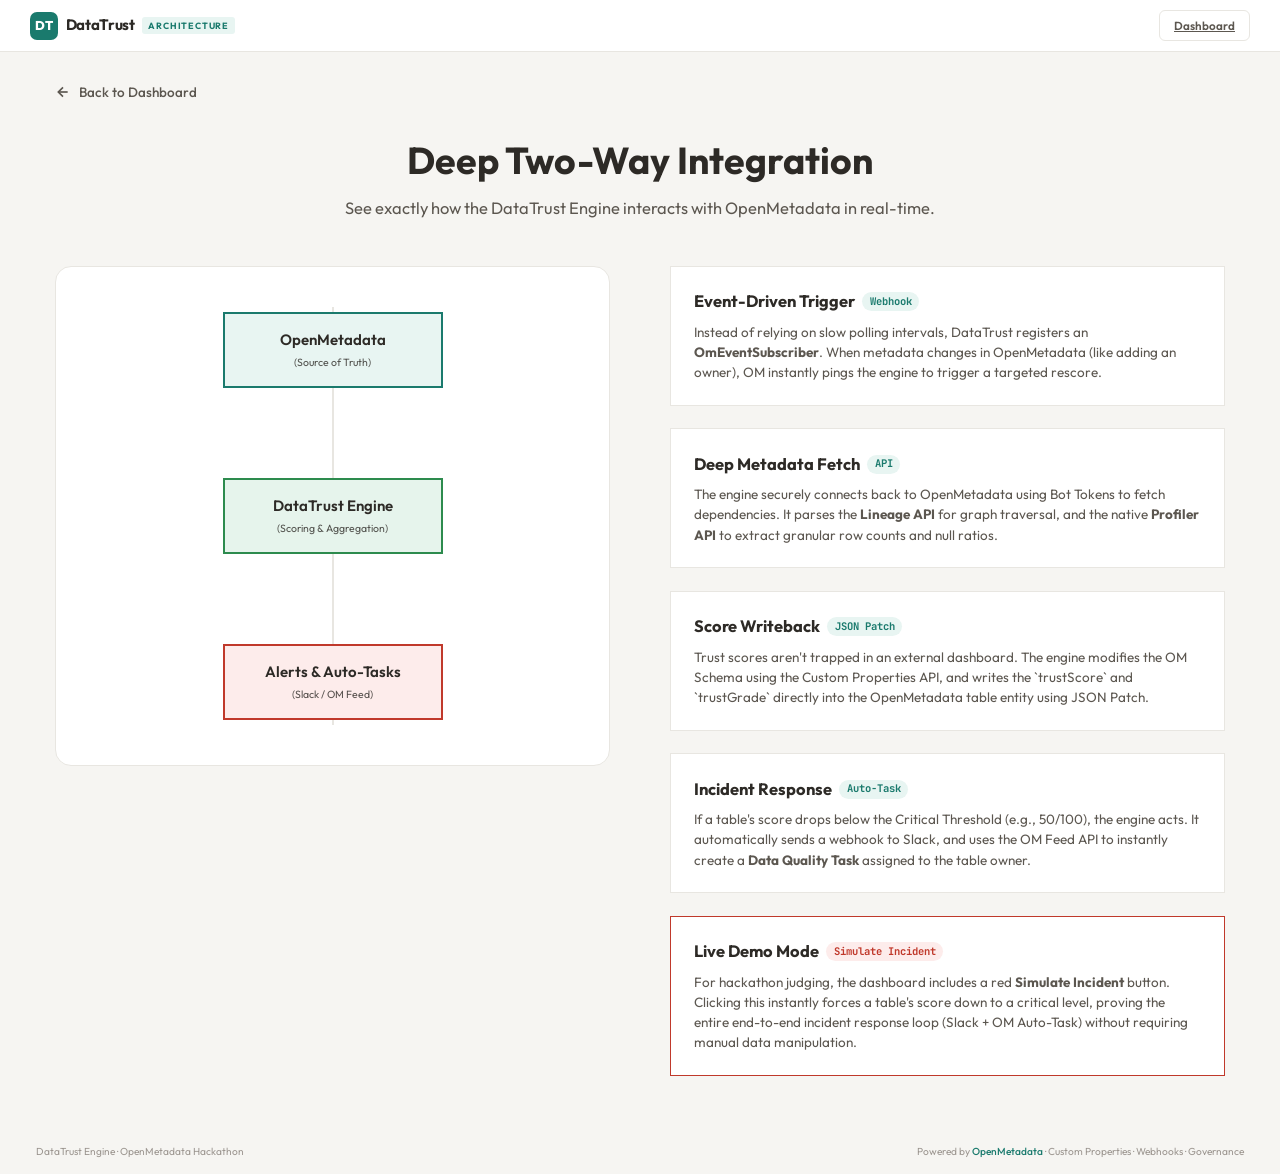
<file: dashboard/architecture.html>
<!DOCTYPE html>
<html lang="en">
<head>
    <meta charset="UTF-8">
    <meta name="viewport" content="width=device-width, initial-scale=1.0">
    <title>DataTrust Architecture</title>
    <link rel="stylesheet" href="css/styles.css">
    <link rel="icon" href="data:image/svg+xml,<svg xmlns='http://www.w3.org/2000/svg' viewBox='0 0 100 100'><text y='.9em' font-size='90'>🛡️</text></svg>">
    <style>
        .arch-page { max-width: 1200px; margin: 0 auto; padding: 2rem 1rem; }
        .arch-header { text-align: center; margin-bottom: 3rem; }
        .arch-header h1 { font-size: 2.5rem; color: var(--text); margin-bottom: 0.5rem; }
        .arch-header p { font-size: 1.1rem; color: var(--text-2); }
        
        /* Layout Grid */
        .arch-grid { display: grid; grid-template-columns: 1fr 1fr; gap: 4rem; align-items: start; }
        @media (max-width: 900px) { .arch-grid { grid-template-columns: 1fr; } }
        
        /* Explanation Cards */
        .expl-card {
            background: var(--bg-card); border: 1px solid var(--border);
            border-radius: var(--r-md); padding: 1.5rem; margin-bottom: 1.5rem;
            position: relative;
        }
        .expl-card h3 { font-size: 1.1rem; color: var(--text); margin-bottom: 0.5rem; display: flex; align-items: center; gap: 0.5rem; }
        .expl-card h3 .badge { background: var(--primary-soft); color: var(--primary); padding: 0.1rem 0.5rem; border-radius: 10px; font-size: 0.7rem; font-family: var(--mono); }
        .expl-card p { font-size: 0.9rem; color: var(--text-2); line-height: 1.5; }
        
        /* Animated CSS Graph */
        .graph-container {
            background: var(--bg-card); border: 1px solid var(--border); border-radius: var(--r-lg);
            padding: 3rem 2rem; position: relative; min-height: 500px;
            display: flex; flex-direction: column; align-items: center; justify-content: space-between;
        }
        
        .node {
            background: var(--bg-inset); border: 2px solid var(--border);
            border-radius: var(--r-md); padding: 1rem 1.5rem; width: 220px;
            text-align: center; font-weight: 600; color: var(--text); z-index: 2;
            position: relative; transition: all 0.3s;
        }
        .node.om { border-color: var(--primary); background: var(--primary-soft); }
        .node.engine { border-color: var(--healthy); background: var(--healthy-soft); }
        .node.alert { border-color: var(--danger); background: var(--danger-soft); }
        
        .path-group { position: absolute; inset: 0; z-index: 1; pointer-events: none; }
        .path {
            position: absolute; background: var(--border);
        }
        .path.vertical { width: 2px; left: 50%; top: 40px; bottom: 40px; transform: translateX(-50%); }
        .path.horizontal { height: 2px; }
        
        /* Pulses */
        .pulse {
            position: absolute; width: 10px; height: 10px;
            background: var(--primary); border-radius: 50%;
            left: 50%; transform: translateX(-50%);
            box-shadow: 0 0 10px var(--primary);
            opacity: 0;
        }
        .pulse.red { background: var(--danger); box-shadow: 0 0 10px var(--danger); }
        .pulse.green { background: var(--healthy); box-shadow: 0 0 10px var(--healthy); }
        
        /* Animations */
        @keyframes flowDown {
            0% { top: 20%; opacity: 0; }
            10% { opacity: 1; }
            90% { opacity: 1; }
            100% { top: 45%; opacity: 0; }
        }
        @keyframes flowUp {
            0% { top: 45%; opacity: 0; }
            10% { opacity: 1; }
            90% { opacity: 1; }
            100% { top: 20%; opacity: 0; }
        }
        @keyframes alertFlow {
            0% { top: 55%; opacity: 0; }
            10% { opacity: 1; }
            90% { opacity: 1; }
            100% { top: 80%; opacity: 0; }
        }
        
        .anim-1 { animation: flowDown 3s infinite 0s; } /* Webhook Trigger */
        .anim-2 { animation: flowUp 3s infinite 0.5s; } /* Fetch Metadata */
        .anim-3 { animation: flowUp 3s infinite 1.5s; } /* Writeback Score */
        .anim-4 { animation: alertFlow 3s infinite 2.5s; } /* Trigger Alert */
        
        .btn-back { display: inline-flex; align-items: center; gap: 0.5rem; margin-bottom: 2rem; color: var(--text-2); text-decoration: none; font-weight: 500; font-size: 0.9rem; }
        .btn-back:hover { color: var(--text); }
        
    </style>
</head>
<body>

    <header class="topbar">
        <div class="brand">
            <div class="brand-mark">DT</div>
            <span class="brand-name">DataTrust</span>
            <span class="brand-badge">Architecture</span>
        </div>
        <div class="topbar-actions">
            <a href="index.html" class="btn btn-ghost">Dashboard</a>
        </div>
    </header>

    <main class="page arch-page">
        <a href="index.html" class="btn-back">
            <svg width="16" height="16" viewBox="0 0 24 24" fill="none" stroke="currentColor" stroke-width="2.5"><line x1="19" y1="12" x2="5" y2="12"></line><polyline points="12 19 5 12 12 5"></polyline></svg>
            Back to Dashboard
        </a>
        
        <div class="arch-header">
            <h1>Deep Two-Way Integration</h1>
            <p>See exactly how the DataTrust Engine interacts with OpenMetadata in real-time.</p>
        </div>
        
        <div class="arch-grid">
            
            <!-- Left: Animated Graph -->
            <div class="graph-container">
                <div class="node om">
                    <div>OpenMetadata</div>
                    <div style="font-size:0.7rem; font-weight:400; opacity:0.8; margin-top:0.25rem;">(Source of Truth)</div>
                </div>
                
                <div class="path-group">
                    <!-- Single continuous line behind all nodes -->
                    <div class="path vertical"></div>
                    
                    <!-- Pulses -->
                    <div class="pulse anim-1"></div> <!-- Webhook down -->
                    <div class="pulse green anim-2"></div> <!-- Fetch up -->
                    <div class="pulse green anim-3"></div> <!-- Writeback up -->
                    <div class="pulse red anim-4"></div> <!-- Alert down -->
                </div>
                
                <div class="node engine">
                    <div>DataTrust Engine</div>
                    <div style="font-size:0.7rem; font-weight:400; opacity:0.8; margin-top:0.25rem;">(Scoring & Aggregation)</div>
                </div>
                
                <div class="node alert">
                    <div>Alerts & Auto-Tasks</div>
                    <div style="font-size:0.7rem; font-weight:400; opacity:0.8; margin-top:0.25rem;">(Slack / OM Feed)</div>
                </div>
            </div>
            
            <!-- Right: Explanations -->
            <div class="explanations">
                <div class="expl-card">
                    <h3>Event-Driven Trigger <span class="badge">Webhook</span></h3>
                    <p>Instead of relying on slow polling intervals, DataTrust registers an <strong>OmEventSubscriber</strong>. When metadata changes in OpenMetadata (like adding an owner), OM instantly pings the engine to trigger a targeted rescore.</p>
                </div>
                
                <div class="expl-card">
                    <h3>Deep Metadata Fetch <span class="badge">API</span></h3>
                    <p>The engine securely connects back to OpenMetadata using Bot Tokens to fetch dependencies. It parses the <strong>Lineage API</strong> for graph traversal, and the native <strong>Profiler API</strong> to extract granular row counts and null ratios.</p>
                </div>
                
                <div class="expl-card">
                    <h3>Score Writeback <span class="badge">JSON Patch</span></h3>
                    <p>Trust scores aren't trapped in an external dashboard. The engine modifies the OM Schema using the Custom Properties API, and writes the `trustScore` and `trustGrade` directly into the OpenMetadata table entity using JSON Patch.</p>
                </div>
                
                <div class="expl-card">
                    <h3>Incident Response <span class="badge">Auto-Task</span></h3>
                    <p>If a table's score drops below the Critical Threshold (e.g., 50/100), the engine acts. It automatically sends a webhook to Slack, and uses the OM Feed API to instantly create a <strong>Data Quality Task</strong> assigned to the table owner.</p>
                </div>

                <div class="expl-card" style="border-color: var(--danger);">
                    <h3>Live Demo Mode <span class="badge" style="background: var(--danger-soft); color: var(--danger);">Simulate Incident</span></h3>
                    <p>For hackathon judging, the dashboard includes a red <strong>Simulate Incident</strong> button. Clicking this instantly forces a table's score down to a critical level, proving the entire end-to-end incident response loop (Slack + OM Auto-Task) without requiring manual data manipulation.</p>
                </div>
            </div>
            
        </div>
    </main>

    <footer class="footer">
        <span>DataTrust Engine · OpenMetadata Hackathon</span>
        <span>Powered by <a href="https://open-metadata.org" target="_blank">OpenMetadata</a> · Custom Properties · Webhooks · Governance</span>
    </footer>

</body>
</html>
</file>
<file: dashboard/css/styles.css>
/* ============================================================
   DataTrust Engine — Bento Grid Design System
   Storytelling layout · Asymmetric grid · Crafted details
   ============================================================ */

@import url('https://fonts.googleapis.com/css2?family=Outfit:wght@300;400;500;600;700;800;900&family=JetBrains+Mono:wght@400;500;600&display=swap');

:root {
    --bg: #F6F5F2;
    --bg-card: #FFFFFF;
    --bg-elevated: #FAFAF8;
    --bg-inset: #F0EFEB;
    --bg-input: #F0EFEB;

    --border: #E8E6E1;
    --border-subtle: #EDEBE7;

    --primary: #1A7A6D;
    --primary-hover: #15675C;
    --primary-soft: #E8F5F2;
    --primary-muted: #B8DDD6;

    --healthy: #2D8B4E;
    --healthy-soft: #E6F4EC;
    --warn: #B8860B;
    --warn-soft: #FFF8E7;
    --danger: #C0392B;
    --danger-soft: #FDECEB;

    --text: #2D2A26;
    --text-2: #5C5750;
    --text-3: #9C9690;
    --text-inv: #FFFFFF;

    --font: 'Outfit', system-ui, sans-serif;
    --mono: 'JetBrains Mono', monospace;

    --r: 10px;
    --r-sm: 6px;
    --r-lg: 16px;
    --r-xl: 20px;

    --sh-sm: 0 1px 2px rgba(0,0,0,.04);
    --sh: 0 1px 3px rgba(0,0,0,.06), 0 1px 2px rgba(0,0,0,.03);
    --sh-md: 0 4px 12px rgba(0,0,0,.06);
    --sh-lg: 0 8px 24px rgba(0,0,0,.07);

    --ease: cubic-bezier(.4,0,.2,1);
}

*,*::before,*::after { margin:0; padding:0; box-sizing:border-box; }
html { font-size:15px; scroll-behavior:smooth; -webkit-font-smoothing:antialiased; }
body { font-family:var(--font); background:var(--bg); color:var(--text); min-height:100vh; line-height:1.5; }

/* ---- Topbar ---- */
.topbar {
    display:flex; align-items:center; justify-content:space-between;
    padding:0 2rem; height:52px;
    background:var(--bg-card); border-bottom:1px solid var(--border);
    position:sticky; top:0; z-index:100;
}
.brand { display:flex; align-items:center; gap:.5rem; }
.brand-mark {
    width:28px; height:28px; border-radius:7px;
    background:var(--primary); color:var(--text-inv);
    display:grid; place-items:center; font-size:.85rem; font-weight:800;
}
.brand-name { font-weight:700; font-size:1rem; color:var(--text); letter-spacing:-.3px; }
.brand-badge {
    font-size:.6rem; font-weight:700; letter-spacing:.8px;
    text-transform:uppercase; color:var(--primary);
    padding:2px 6px; background:var(--primary-soft);
    border-radius:3px;
}

.topbar-actions { display:flex; align-items:center; gap:.6rem; }

.chip {
    display:inline-flex; align-items:center; gap:4px;
    padding:4px 10px; border-radius:20px;
    font-size:.7rem; font-weight:500; color:var(--text-2);
    background:var(--bg-inset); border:1px solid var(--border);
}
.chip-dot { width:6px; height:6px; border-radius:50%; flex-shrink:0; }
.chip-dot.on { background:var(--healthy); }
.chip-dot.off { background:var(--text-3); }
.chip-dot.err { background:var(--danger); }

.btn {
    display:inline-flex; align-items:center; gap:5px;
    padding:6px 14px; border:none; border-radius:var(--r-sm);
    font-family:var(--font); font-size:.78rem; font-weight:600;
    cursor:pointer; transition:all .15s var(--ease);
}
.btn-fill { background:var(--primary); color:var(--text-inv); }
.btn-fill:hover { background:var(--primary-hover); transform:translateY(-1px); box-shadow:var(--sh-md); }
.btn-ghost { background:transparent; color:var(--text-2); border:1px solid var(--border); }
.btn-ghost:hover { border-color:var(--primary); color:var(--primary); background:var(--primary-soft); }
.btn:active { transform:scale(.97); }

/* ---- Demo Banner ---- */
.demo-banner {
    background: #FFF9E6;
    border-bottom: 1px solid #FFEBB3;
    color: #856404;
    padding: 8px 2rem;
    font-size: 0.75rem;
    font-weight: 500;
    display: flex;
    align-items: center;
    gap: 8px;
    line-height: 1.4;
}
.demo-banner svg { flex-shrink: 0; color: #B8860B; }
.demo-banner strong { font-weight: 700; color: #533F03; }
.demo-banner a { color: #1A7A6D; font-weight: 600; text-decoration: none; }
.demo-banner a:hover { text-decoration: underline; }

/* ---- Page ---- */
.page { max-width:1260px; margin:0 auto; padding:1.5rem 1.75rem 3rem; }

/* ---- Sync Strip ---- */
.sync-strip {
    display:flex; align-items:center; gap:1.25rem;
    padding:.5rem 1rem; margin-bottom:1.25rem;
    background:var(--primary-soft); border:1px solid var(--primary-muted);
    border-radius:var(--r);
    font-size:.72rem; color:var(--primary);
    overflow:hidden;
}
.sync-strip .sync-icon {
    width:18px; height:18px; border-radius:50%;
    border:2px solid var(--primary); border-top-color:transparent;
    animation:spin 1.2s linear infinite;
}
@keyframes spin { to { transform:rotate(360deg); } }
.sync-strip.synced .sync-icon { animation:none; border-color:var(--healthy); border-top-color:var(--healthy); }

.sync-item { display:flex; align-items:center; gap:4px; font-weight:500; }
.sync-val { font-family:var(--mono); font-weight:600; }
.sync-sep { width:1px; height:14px; background:var(--primary-muted); }
.sync-right { margin-left:auto; }
.sync-right a { color:var(--primary); text-decoration:none; font-weight:600; }
.sync-right a:hover { text-decoration:underline; }

/* ---- Bento Grid ---- */
.bento {
    display:grid;
    grid-template-columns:repeat(12,1fr);
    grid-auto-rows:minmax(0,auto);
    gap:1rem;
    margin-bottom:1rem;
}

/* Card base */
.b-card {
    background:var(--bg-card); border:1px solid var(--border);
    border-radius:var(--r-lg); padding:1.25rem;
    box-shadow:var(--sh-sm);
    transition:box-shadow .2s var(--ease), border-color .2s var(--ease);
    position:relative; overflow:hidden;
}
.b-card:hover { box-shadow:var(--sh); border-color:var(--border-subtle); }

/* Spans */
.span-3 { grid-column:span 3; }
.span-4 { grid-column:span 4; }
.span-5 { grid-column:span 5; }
.span-6 { grid-column:span 6; }
.span-7 { grid-column:span 7; }
.span-8 { grid-column:span 8; }
.span-12 { grid-column:span 12; }

/* ---- Trust Pulse (Hero Card) ---- */
.pulse-card { display:flex; align-items:center; gap:1.75rem; padding:1.5rem 2rem; }
.pulse-ring-wrap { position:relative; width:110px; height:110px; flex-shrink:0; }
.pulse-ring {
    width:110px; height:110px; border-radius:50%;
    background:conic-gradient(var(--primary) 0%,var(--primary-muted) 0%);
    display:grid; place-items:center;
    transition:background .8s var(--ease);
}
.pulse-ring-inner {
    width:86px; height:86px; border-radius:50%;
    background:var(--bg-card); display:grid; place-items:center;
}
.pulse-score { font-size:2rem; font-weight:900; font-family:var(--mono); color:var(--primary); line-height:1; }
.pulse-label { font-size:.6rem; font-weight:600; text-transform:uppercase; letter-spacing:.8px; color:var(--text-3); margin-top:2px; }

.pulse-meta { flex:1; }
.pulse-title { font-size:1.1rem; font-weight:700; color:var(--text); margin-bottom:.25rem; }
.pulse-desc { font-size:.82rem; color:var(--text-2); line-height:1.5; }
.pulse-tags { display:flex; gap:.4rem; margin-top:.6rem; flex-wrap:wrap; }
.ptag {
    font-size:.65rem; font-weight:600; padding:3px 8px;
    border-radius:4px; display:inline-flex; align-items:center; gap:3px;
}
.ptag-h { background:var(--healthy-soft); color:var(--healthy); }
.ptag-w { background:var(--warn-soft); color:var(--warn); }
.ptag-d { background:var(--danger-soft); color:var(--danger); }

/* ---- Stat Tile ---- */
.stat-tile { text-align:center; padding:1.25rem 1rem; }
.st-value { font-size:1.6rem; font-weight:800; font-family:var(--mono); line-height:1; }
.st-label { font-size:.65rem; font-weight:600; text-transform:uppercase; letter-spacing:.6px; color:var(--text-3); margin-top:.35rem; }
.st-bar { height:3px; background:var(--bg-inset); border-radius:2px; margin-top:.6rem; overflow:hidden; }
.st-bar-fill { height:100%; border-radius:2px; transition:width .8s var(--ease); }

.st-primary .st-value { color:var(--primary); }
.st-healthy .st-value { color:var(--healthy); }
.st-warn .st-value { color:var(--warn); }
.st-danger .st-value { color:var(--danger); }

/* ---- Fix First Panel ---- */
.fix-card { padding:1.25rem; }
.fix-card .b-title { margin-bottom:.75rem; }
.fix-item {
    display:flex; align-items:flex-start; gap:.6rem;
    padding:.6rem 0; border-bottom:1px solid var(--border-subtle);
}
.fix-item:last-child { border-bottom:none; }
.fix-icon {
    width:24px; height:24px; border-radius:6px;
    display:grid; place-items:center;
    font-size:.65rem; font-weight:800; flex-shrink:0; margin-top:2px;
}
.fix-icon.high { background:var(--danger-soft); color:var(--danger); }
.fix-icon.med { background:var(--warn-soft); color:var(--warn); }
.fix-icon.low { background:var(--primary-soft); color:var(--primary); }
.fix-text { flex:1; }
.fix-text strong { font-size:.82rem; font-weight:600; color:var(--text); }
.fix-text p { font-size:.72rem; color:var(--text-3); margin-top:1px; line-height:1.4; }
.fix-impact {
    font-size:.65rem; font-weight:700; font-family:var(--mono);
    color:var(--healthy); white-space:nowrap; margin-top:3px;
}

/* ---- Chart Card ---- */
.chart-card { padding:1.25rem; }
.chart-wrap { position:relative; height:210px; margin-top:.5rem; }

/* ---- Section titles ---- */
.b-title {
    font-size:.78rem; font-weight:700; color:var(--text);
    display:flex; align-items:center; gap:.5rem;
}
.b-sub { font-size:.7rem; font-weight:400; color:var(--text-3); }

/* ---- Signal Radar ---- */
.radar-card { padding:1.25rem; }

/* ---- Table Card ---- */
.table-card { padding:0; overflow:hidden; }
.table-header {
    display:flex; align-items:center; justify-content:space-between;
    padding:1rem 1.25rem .75rem; flex-wrap:wrap; gap:.5rem;
}
.table-controls { display:flex; gap:.5rem; }

.t-input {
    padding:6px 10px; background:var(--bg-inset); border:1px solid var(--border);
    border-radius:var(--r-sm); color:var(--text); font-family:var(--font); font-size:.78rem; width:180px;
}
.t-input::placeholder { color:var(--text-3); }
.t-input:focus { outline:none; border-color:var(--primary); box-shadow:0 0 0 2px rgba(26,122,109,.1); }

.t-select {
    padding:6px 8px; background:var(--bg-inset); border:1px solid var(--border);
    border-radius:var(--r-sm); color:var(--text); font-family:var(--font); font-size:.78rem; cursor:pointer;
}

.data-table { width:100%; border-collapse:collapse; font-size:.82rem; }
.data-table th {
    text-align:left; padding:7px 14px; font-size:.65rem; font-weight:700;
    text-transform:uppercase; letter-spacing:.5px; color:var(--text-3);
    background:var(--bg-inset); border-bottom:1px solid var(--border);
    white-space:nowrap; position:sticky; top:0;
}
.data-table th.sort { cursor:pointer; user-select:none; }
.data-table th.sort:hover { color:var(--primary); }

.data-table td { padding:9px 14px; border-bottom:1px solid var(--border-subtle); vertical-align:middle; }
.data-table tbody tr { transition:background .12s var(--ease); }
.data-table tbody tr:hover { background:var(--bg-elevated); }

.t-name {
    font-weight:600; color:var(--primary); max-width:220px;
    overflow:hidden; text-overflow:ellipsis; white-space:nowrap;
    text-decoration:none; display:block;
}
.t-name:hover { color:var(--primary-hover); text-decoration:underline; }
.t-fqn { font-size:.62rem; color:var(--text-3); font-family:var(--mono); margin-top:1px; max-width:220px; overflow:hidden; text-overflow:ellipsis; white-space:nowrap; }

.t-score { font-family:var(--mono); font-weight:700; font-size:.9rem; }

.grade {
    display:inline-flex; align-items:center; justify-content:center;
    width:26px; height:26px; border-radius:var(--r-sm);
    font-weight:800; font-size:.72rem; font-family:var(--mono);
    border:1px solid;
}
.grade-A { background:var(--healthy-soft); color:var(--healthy); border-color:#BBF7D0; }
.grade-B { background:var(--primary-soft); color:var(--primary); border-color:var(--primary-muted); }
.grade-C { background:var(--warn-soft); color:var(--warn); border-color:#FDE68A; }
.grade-D { background:#FFF7ED; color:#C2410C; border-color:#FED7AA; }
.grade-F { background:var(--danger-soft); color:var(--danger); border-color:#FECACA; }

.sig { display:flex; align-items:center; gap:5px; }
.sig-bar { width:36px; height:4px; background:var(--bg-inset); border-radius:2px; overflow:hidden; }
.sig-bar-fill { height:100%; border-radius:2px; transition:width .5s var(--ease); }
.sig-v { font-family:var(--mono); font-size:.68rem; color:var(--text-2); min-width:18px; }

.t-actions { display:flex; gap:4px; }
.t-btn {
    padding:3px 8px; background:none; border:1px solid var(--border);
    border-radius:4px; font-size:.65rem; font-weight:500; font-family:var(--font);
    color:var(--text-2); cursor:pointer; transition:all .12s var(--ease);
    text-decoration:none; display:inline-flex; align-items:center; gap:2px;
}
.t-btn:hover { border-color:var(--primary); color:var(--primary); background:var(--primary-soft); }

.empty-row { text-align:center; color:var(--text-3); padding:2rem !important; }

/* ---- Time Machine ---- */
.tm-card { display:none; }
.tm-card.open { display:block; }
.tm-header { display:flex; align-items:center; justify-content:space-between; margin-bottom:.5rem; }
.tm-close {
    width:24px; height:24px; border-radius:50%; background:none;
    border:1px solid var(--border); color:var(--text-3); cursor:pointer;
    font-size:.75rem; display:grid; place-items:center;
    transition:all .12s var(--ease);
}
.tm-close:hover { background:var(--danger-soft); border-color:var(--danger); color:var(--danger); }
.tm-chart { height:240px; position:relative; }

/* ---- Footer ---- */
/* ---- Detail Slide-out Panel ---- */
.detail-overlay {
    position:fixed; inset:0; background:rgba(0,0,0,.25);
    z-index:200; opacity:0; pointer-events:none;
    transition:opacity .25s var(--ease);
}
.detail-overlay.open { opacity:1; pointer-events:auto; }

.detail-panel {
    position:fixed; top:0; right:0; width:420px; height:100vh;
    background:var(--bg-card); border-left:1px solid var(--border);
    box-shadow:-8px 0 32px rgba(0,0,0,.08);
    z-index:201; overflow-y:auto; padding:1.5rem;
    transform:translateX(100%); transition:transform .3s var(--ease);
}
.detail-panel.open { transform:translateX(0); }

.dp-header { display:flex; justify-content:space-between; align-items:flex-start; margin-bottom:1.25rem; }
.dp-title { font-size:1.1rem; font-weight:700; color:var(--text); }
.dp-fqn { font-size:.65rem; font-family:var(--mono); color:var(--text-3); margin-top:2px; word-break:break-all; }

.dp-score-row {
    display:flex; align-items:center; gap:.75rem;
    padding:1rem; background:var(--bg-inset); border-radius:var(--r);
    margin-bottom:1.25rem;
}
.dp-score-big { font-size:2.2rem; font-weight:900; font-family:var(--mono); line-height:1; }
.dp-grade-big {
    font-size:1.2rem; font-weight:800; font-family:var(--mono);
    padding:4px 10px; border-radius:var(--r-sm); border:2px solid;
}
.dp-trend {
    margin-left:auto; font-size:.72rem; font-weight:600;
    display:flex; align-items:center; gap:3px;
}
.dp-trend.up { color:var(--healthy); }
.dp-trend.down { color:var(--danger); }
.dp-trend.flat { color:var(--text-3); }

.dp-section { margin-bottom:1.25rem; }
.dp-section-title {
    font-size:.72rem; font-weight:700; text-transform:uppercase;
    letter-spacing:.5px; color:var(--text-3); margin-bottom:.6rem;
}

/* Signal bars in detail panel */
.dp-sig {
    display:flex; align-items:center; gap:.5rem;
    padding:.4rem 0; border-bottom:1px solid var(--border-subtle);
}
.dp-sig:last-child { border-bottom:none; }
.dp-sig-label { font-size:.78rem; font-weight:500; color:var(--text); width:85px; }
.dp-sig-bar { flex:1; height:6px; background:var(--bg-inset); border-radius:3px; overflow:hidden; }
.dp-sig-fill { height:100%; border-radius:3px; transition:width .5s var(--ease); }
.dp-sig-val { font-size:.72rem; font-family:var(--mono); font-weight:600; min-width:30px; text-align:right; }
.dp-sig-detail { font-size:.62rem; color:var(--text-3); margin-top:1px; }

/* Governance checklist */
.dp-check {
    display:flex; align-items:center; gap:.5rem;
    padding:.35rem 0; font-size:.78rem;
}
.dp-check-icon { width:18px; height:18px; border-radius:50%; display:grid; place-items:center; font-size:.6rem; font-weight:800; flex-shrink:0; }
.dp-check-icon.pass { background:var(--healthy-soft); color:var(--healthy); }
.dp-check-icon.fail { background:var(--danger-soft); color:var(--danger); }
.dp-check-label { color:var(--text); }
.dp-check-label.fail { color:var(--text-3); }

/* Recommendations */
.dp-rec {
    display:flex; align-items:center; gap:.5rem;
    padding:.5rem .6rem; margin-bottom:.4rem;
    background:var(--bg-inset); border-radius:var(--r-sm);
    border-left:3px solid;
}
.dp-rec.high { border-color:var(--danger); }
.dp-rec.medium { border-color:var(--warn); }
.dp-rec.low { border-color:var(--primary); }
.dp-rec-text { flex:1; font-size:.75rem; font-weight:500; color:var(--text); }
.dp-rec-impact { font-size:.65rem; font-family:var(--mono); font-weight:700; color:var(--healthy); white-space:nowrap; }

.dp-actions { display:flex; gap:.5rem; padding-top:.5rem; border-top:1px solid var(--border); }
.dp-actions .btn { flex:1; justify-content:center; text-decoration:none; }

/* ---- Footer ---- */
.footer {
    display:flex; justify-content:space-between; align-items:center;
    padding:1rem 1.75rem; font-size:.68rem; color:var(--text-3);
    max-width:1260px; margin:0 auto;
}
.footer a { color:var(--primary); text-decoration:none; font-weight:500; }
.footer a:hover { text-decoration:underline; }

/* ---- Responsive ---- */
@media (max-width:900px) {
    .bento { grid-template-columns:repeat(6,1fr); }
    .span-3,.span-4,.span-5 { grid-column:span 3; }
    .span-7,.span-8 { grid-column:span 6; }
    .pulse-card { flex-direction:column; text-align:center; }
    .page { padding:1rem; }
}
@media (max-width:600px) {
    .bento { grid-template-columns:1fr; }
    .span-3,.span-4,.span-5,.span-6,.span-7,.span-8,.span-12 { grid-column:span 1; }
    .topbar { padding:0 1rem; }
    .sync-strip { flex-wrap:wrap; }
    .footer { flex-direction:column; gap:.25rem; }
    .table-controls { width:100%; }
    .t-input { width:100%; }
}

::-webkit-scrollbar { width:5px; height:5px; }
::-webkit-scrollbar-track { background:transparent; }
::-webkit-scrollbar-thumb { background:var(--border); border-radius:3px; }
::-webkit-scrollbar-thumb:hover { background:var(--text-3); }
</file>
